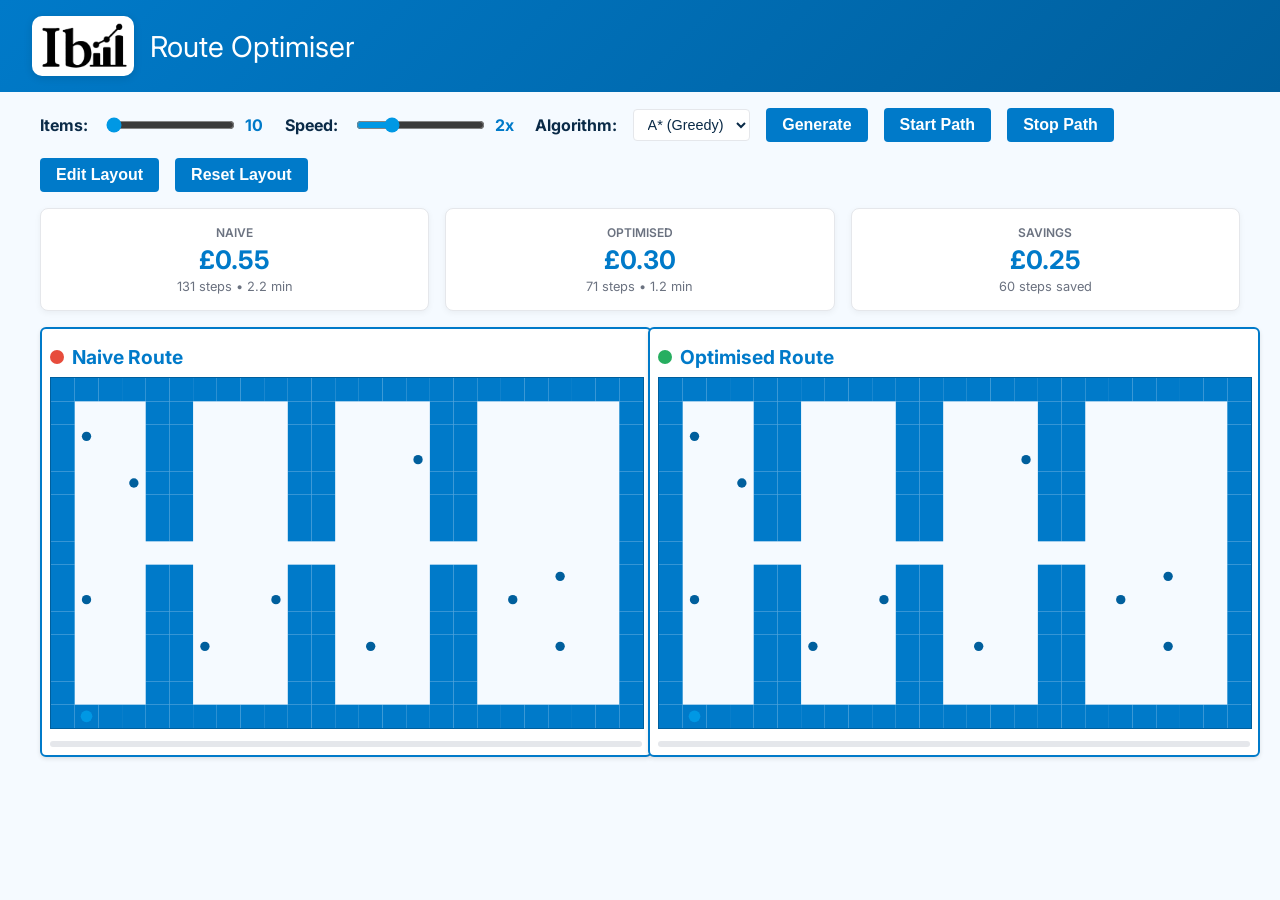
<file: documents/route_optimizer.html>
<!--
  Route Optimiser

  This standalone HTML file demonstrates a simple warehouse/storeroom route optimisation.
  A series of items are randomly scattered across a floorplan. The naive picking
  route visits them in the order they were generated, while the optimised
  route uses A* pathfinding and a travelling‐salesperson style dynamic
  programming solver to minimise travel distance. Both routes are animated
  side by side and the resulting time and labour cost savings are displayed.

  Colour palette and logo styling are drawn from the provided IbI analytics logo.
-->
<!DOCTYPE html>
<html lang="en">
<head>
  <meta charset="UTF-8" />
  <meta name="viewport" content="width=device-width, initial-scale=1.0" />
  <title>Route Optimiser</title>
  <!-- Include the Inter font used in the dashboard for a more professional look -->
  <link href="https://fonts.googleapis.com/css2?family=Inter:wght@300;400;500;600;700&display=swap" rel="stylesheet">
  <style>
    :root {
      /* Primary colours sampled from the provided logo */
      --primary-color: #007ac9;
      --secondary-color: #005f9d;
      --accent-color: #0098e4;
      --background-color: #f5faff;
      --text-color: #0a2a47;
      --card: #ffffff;
      --border: #e5e7eb;
      --radius: 8px;
      --shadow: 0 2px 6px rgba(0, 0, 0, 0.05);
      --muted: #6b7280;
    }

    body {
      margin: 0;
      /* Use the Inter font from the dashboard design for consistency */
      font-family: 'Inter', -apple-system, BlinkMacSystemFont, 'Segoe UI', sans-serif;
      background: var(--background-color);
      color: var(--text-color);
    }

    header {
      display: flex;
      align-items: center;
      justify-content: flex-start;
      padding: 1rem 2rem;
      background: linear-gradient(135deg, var(--primary-color), var(--secondary-color));
      color: #fff;
    }

    header img {
      height: 48px;
      margin-right: 1rem;
      background: #fff;
      padding: 6px;
      border-radius: 10px;
      box-shadow: 0 2px 8px rgba(0, 0, 0, 0.12);
    }

    header h1 {
      margin: 0;
      font-size: 1.8rem;
      font-weight: normal;
    }

    main {
      max-width: 1200px;
      margin: 1rem auto;
      padding: 0 1rem 2rem;
    }

    .controls {
      display: flex;
      align-items: center;
      flex-wrap: wrap;
      margin-bottom: 1rem;
      gap: 1rem;
    }

    .control-group {
      display: flex;
      align-items: center;
      gap: 0.5rem;
    }

    .range-value {
      font-weight: bold;
      color: var(--primary-color);
      min-width: 24px;
    }

    .action-btn {
      background-color: var(--primary-color);
      border: none;
      color: #fff;
      padding: 0.5rem 1rem;
      border-radius: 4px;
      cursor: pointer;
      font-size: 0.9rem;
      font-weight: 600;
      transition: background-color 0.2s;
    }

    .action-btn:hover {
      background-color: var(--secondary-color);
    }

    .controls label {
      font-weight: bold;
      margin-right: 0.5rem;
    }

    .controls input[type="range"] {
      accent-color: var(--accent-color);
    }

    .controls button {
      background-color: var(--primary-color);
      border: none;
      color: #fff;
      padding: 0.5rem 1rem;
      border-radius: 4px;
      cursor: pointer;
      font-size: 1rem;
    }

    .controls button:hover {
      background-color: var(--secondary-color);
    }

    /* Style the algorithm select to match the inputs */
    .controls select {
      padding: 0.4rem 0.6rem;
      border-radius: 4px;
      border: 1px solid var(--border);
      background: #fff;
      color: var(--text-color);
      font-size: 0.9rem;
    }

    /* Metric dashboard */
    .metrics-container {
      display: grid;
      grid-template-columns: repeat(auto-fit, minmax(200px, 1fr));
      gap: 1rem;
      margin-bottom: 1rem;
    }
    .metric-card {
      background: #fff;
      border: 1px solid var(--border, #e5e7eb);
      border-radius: var(--radius, 8px);
      box-shadow: var(--shadow, 0 2px 6px rgba(0, 0, 0, 0.1));
      padding: 1rem;
      text-align: center;
    }
    .metric-card .title {
      font-size: 0.75rem;
      font-weight: 600;
      color: var(--muted, #6b7280);
      text-transform: uppercase;
      margin-bottom: 0.25rem;
    }
    .metric-card .value {
      font-size: 1.6rem;
      font-weight: 700;
      color: var(--primary-color);
      margin-bottom: 0.25rem;
    }
    .metric-card .details {
      font-size: 0.8rem;
      color: var(--muted, #6b7280);
    }

    .boards-container {
      display: grid;
      grid-template-columns: repeat(auto-fit, minmax(350px, 1fr));
      gap: 1rem;
    }
    
    .board-wrapper {
      background: #fff;
      border: 2px solid var(--primary-color);
      border-radius: 6px;
      box-shadow: 0 2px 4px rgba(0, 0, 0, 0.1);
      padding: 0.5rem;
      display: flex;
      flex-direction: column;
      width: 100%;
      min-width: 0;
    }

    .board-wrapper h2 {
      margin: 0.5rem 0;
      font-size: 1.2rem;
      color: var(--primary-color);
      display: flex;
      align-items: center;
      gap: 0.5rem;
    }

    /* Small coloured dot used in headings to indicate route type */
    .legend-dot {
      display: inline-block;
      width: 14px;
      height: 14px;
      border-radius: 50%;
    }

    canvas.route-board {
      border: 1px solid var(--secondary-color);
      background: var(--background-color);
      display: block;
      margin-bottom: 0.5rem;
      width: 100%;
      height: 350px;
    }

    /* Progress bar container */
    .progress-bar {
      width: 100%;
      height: 6px;
      background: #e5e7eb;
      border-radius: 3px;
      overflow: hidden;
      margin-top: 0.25rem;
    }
    .progress-bar .progress {
      height: 100%;
      width: 0%;
      transition: width 0.2s ease;
    }

    .stats {
      font-size: 0.9rem;
      margin-top: auto;
      color: var(--text-color);
    }

    .stats span {
      display: block;
    }

    @media (max-width: 700px) {
      .boards-container {
        flex-direction: column;
      }
      .board-wrapper {
        flex: 1 1 100%;
      }
    }
  </style>
</head>
<body>
  <header>
    <!-- Embedded logo so this HTML file works standalone without external image files -->
    <img src="[data-uri]" alt="IbI Logo" style="height: 48px; margin-right: 1rem;" />
    <h1>Route Optimiser</h1>
  </header>
  <main>
    <!-- Removed explanatory paragraph to declutter the interface -->
    <div class="controls">
      <div class="control-group">
        <label for="itemCount">Items:</label>
        <input type="range" id="itemCount" min="10" max="50" step="1" value="10" />
        <span id="itemCountLabel" class="range-value">10</span>
      </div>
      <div class="control-group">
        <label for="speedSlider">Speed:</label>
        <input type="range" id="speedSlider" min="1" max="5" step="1" value="2" />
        <span id="speedLabel" class="range-value">2x</span>
      </div>
      <div class="control-group">
        <label for="algoSelect">Algorithm:</label>
        <select id="algoSelect">
          <option value="astar">A* (Greedy)</option>
          <option value="dijkstra">Dijkstra</option>
          <option value="bfs">BFS</option>
        </select>
      </div>
      <button id="generateBtn" class="action-btn">Generate</button>
      <!-- Start and stop buttons renamed for clarity -->
      <button id="startBtn" class="action-btn">Start Path</button>
      <button id="stopBtn" class="action-btn">Stop Path</button>
      <!-- Buttons for layout editing -->
      <button id="editBtn" class="action-btn">Edit Layout</button>
      <button id="resetLayoutBtn" class="action-btn">Reset Layout</button>
    </div>
    <!-- Metrics dashboard -->
    <div class="metrics-container" id="metricsContainer">
      <div class="metric-card" id="metricNaive">
        <div class="title">Naive</div>
        <div class="value" id="naiveCostValue">--</div>
        <div class="details" id="naiveDetails">--</div>
      </div>
      <div class="metric-card" id="metricOptimised">
        <div class="title">Optimised</div>
        <div class="value" id="optCostValue">--</div>
        <div class="details" id="optDetails">--</div>
      </div>
      <div class="metric-card" id="metricSavings">
        <div class="title">Savings</div>
        <div class="value" id="savingsValue">--</div>
        <div class="details" id="savingsDetails">--</div>
      </div>
    </div>
    <div class="boards-container">
      <div class="board-wrapper" id="naiveWrapper">
        <h2><span class="legend-dot" style="background:#e74c3c"></span>Naive Route</h2>
        <canvas id="naiveCanvas" class="route-board"></canvas>
        <div class="progress-bar"><div class="progress" id="naiveProgress" style="background:#e74c3c"></div></div>
      </div>
      <div class="board-wrapper" id="optimisedWrapper">
        <h2><span class="legend-dot" style="background:#27ae60"></span>Optimised Route</h2>
        <canvas id="optimisedCanvas" class="route-board"></canvas>
        <div class="progress-bar"><div class="progress" id="optProgress" style="background:#27ae60"></div></div>
      </div>
    </div>
    <!-- Savings summary removed; metrics displayed above -->
  </main>

  <script>
    // Grid layout definition: 0 = free, 1 = wall
    function createGrid() {
      const rows = 15;
      const cols = 25;
      // Initialise with zeros
      const grid = Array.from({ length: rows }, () => Array(cols).fill(0));
      // Boundary walls
      for (let r = 0; r < rows; r++) {
        grid[r][0] = 1;
        grid[r][cols - 1] = 1;
      }
      for (let c = 0; c < cols; c++) {
        grid[0][c] = 1;
        grid[rows - 1][c] = 1;
      }
      // Add interior shelves (vertical walls) to simulate aisles
      const shelves = [4, 5, 10, 11, 16, 17];
      for (const c of shelves) {
        for (let r = 1; r < rows - 1; r++) {
          // Leave a gap at row 7 for crossing aisles
          if (r === 7) continue;
          grid[r][c] = 1;
        }
      }
      return grid;
    }

    // A* pathfinding for grid with obstacles
    function astar(start, goal, grid) {
      const rows = grid.length;
      const cols = grid[0].length;
      // Directions: up, down, left, right
      const directions = [
        [1, 0],
        [-1, 0],
        [0, 1],
        [0, -1],
      ];
      const key = (r, c) => `${r},${c}`;
      const h = (r, c) => Math.abs(r - goal[0]) + Math.abs(c - goal[1]);
      const openSet = new MinPriorityQueue({ priority: x => x.f });
      const startNode = { r: start[0], c: start[1], g: 0, f: h(start[0], start[1]), parent: null };
      openSet.enqueue(startNode);
      const visited = new Map();
      visited.set(key(start[0], start[1]), 0);
      while (!openSet.isEmpty()) {
        const current = openSet.dequeue().element;
        if (current.r === goal[0] && current.c === goal[1]) {
          // reconstruct path
          const path = [];
          let node = current;
          while (node) {
            path.push([node.r, node.c]);
            node = node.parent;
          }
          path.reverse();
          return path;
        }
        for (const [dr, dc] of directions) {
          const nr = current.r + dr;
          const nc = current.c + dc;
          if (nr < 0 || nr >= rows || nc < 0 || nc >= cols) continue;
          if (grid[nr][nc] === 1) continue; // wall
          const newG = current.g + 1;
          const keyStr = key(nr, nc);
          if (!visited.has(keyStr) || newG < visited.get(keyStr)) {
            visited.set(keyStr, newG);
            const node = {
              r: nr,
              c: nc,
              g: newG,
              f: newG + h(nr, nc),
              parent: current,
            };
            openSet.enqueue(node);
          }
        }
      }
      return []; // no path
    }

    // Priority queue for A* (simple binary heap)
    class MinPriorityQueue {
      constructor({ priority }) {
        this.priority = priority;
        this.heap = [];
      }
      enqueue(item) {
        this.heap.push(item);
        this._siftUp(this.heap.length - 1);
      }
      dequeue() {
        if (this.heap.length === 1) return { element: this.heap.pop() };
        const top = this.heap[0];
        this.heap[0] = this.heap.pop();
        this._siftDown(0);
        return { element: top };
      }
      isEmpty() {
        return this.heap.length === 0;
      }
      _siftUp(idx) {
        let child = idx;
        while (child > 0) {
          const parent = Math.floor((child - 1) / 2);
          if (this.priority(this.heap[child]) >= this.priority(this.heap[parent])) break;
          [this.heap[child], this.heap[parent]] = [this.heap[parent], this.heap[child]];
          child = parent;
        }
      }
      _siftDown(idx) {
        let parent = idx;
        while (true) {
          const left = parent * 2 + 1;
          const right = left + 1;
          let smallest = parent;
          if (left < this.heap.length && this.priority(this.heap[left]) < this.priority(this.heap[smallest])) {
            smallest = left;
          }
          if (right < this.heap.length && this.priority(this.heap[right]) < this.priority(this.heap[smallest])) {
            smallest = right;
          }
          if (smallest === parent) break;
          [this.heap[parent], this.heap[smallest]] = [this.heap[smallest], this.heap[parent]];
          parent = smallest;
        }
      }
    }

    /**
     * Dijkstra's algorithm for grids with uniform costs. This is effectively
     * A* with a zero heuristic but implemented separately for clarity when
     * comparing algorithms. Returns the shortest path as an array of
     * [row, col] coordinates.
     */
    function dijkstraPath(start, goal, grid) {
      const rows = grid.length;
      const cols = grid[0].length;
      const directions = [
        [1, 0],
        [-1, 0],
        [0, 1],
        [0, -1],
      ];
      const dist = Array.from({ length: rows }, () => Array(cols).fill(Infinity));
      const parentMap = new Map();
      const pq = new MinPriorityQueue({ priority: node => node.cost });
      const startNode = { r: start[0], c: start[1], cost: 0 };
      dist[startNode.r][startNode.c] = 0;
      pq.enqueue(startNode);
      const key = (r, c) => `${r},${c}`;
      parentMap.set(key(startNode.r, startNode.c), null);
      while (!pq.isEmpty()) {
        const { element } = pq.dequeue();
        const { r, c, cost } = element;
        if (r === goal[0] && c === goal[1]) {
          // reconstruct path
          const path = [];
          let currKey = key(r, c);
          while (currKey !== null) {
            const [cr, cc] = currKey.split(',').map(Number);
            path.push([cr, cc]);
            currKey = parentMap.get(currKey);
          }
          path.reverse();
          return path;
        }
        if (cost > dist[r][c]) continue;
        for (const [dr, dc] of directions) {
          const nr = r + dr;
          const nc = c + dc;
          if (nr < 0 || nr >= rows || nc < 0 || nc >= cols) continue;
          if (grid[nr][nc] === 1) continue;
          const newCost = cost + 1;
          if (newCost < dist[nr][nc]) {
            dist[nr][nc] = newCost;
            parentMap.set(key(nr, nc), key(r, c));
            pq.enqueue({ r: nr, c: nc, cost: newCost });
          }
        }
      }
      return [];
    }

    /**
     * Breadth-first search for grids with uniform costs. BFS produces the
     * shortest path in terms of number of steps when all moves have equal
     * cost. It is used here to allow the user to compare against other
     * algorithms.
     */
    function bfsPath(start, goal, grid) {
      const rows = grid.length;
      const cols = grid[0].length;
      const directions = [
        [1, 0],
        [-1, 0],
        [0, 1],
        [0, -1],
      ];
      const queue = [];
      const visited = Array.from({ length: rows }, () => Array(cols).fill(false));
      const parentMap = new Map();
      const key = (r, c) => `${r},${c}`;
      queue.push(start);
      visited[start[0]][start[1]] = true;
      parentMap.set(key(start[0], start[1]), null);
      let head = 0;
      while (head < queue.length) {
        const [r, c] = queue[head++];
        if (r === goal[0] && c === goal[1]) {
          // reconstruct path
          const path = [];
          let currKey = key(r, c);
          while (currKey !== null) {
            const [cr, cc] = currKey.split(',').map(Number);
            path.push([cr, cc]);
            currKey = parentMap.get(currKey);
          }
          path.reverse();
          return path;
        }
        for (const [dr, dc] of directions) {
          const nr = r + dr;
          const nc = c + dc;
          if (nr < 0 || nr >= rows || nc < 0 || nc >= cols) continue;
          if (grid[nr][nc] === 1) continue;
          if (!visited[nr][nc]) {
            visited[nr][nc] = true;
            parentMap.set(key(nr, nc), key(r, c));
            queue.push([nr, nc]);
          }
        }
      }
      return [];
    }

    /**
     * Wrapper to select the shortest path algorithm based on the user's choice.
     * @param {number[]} start starting cell [row, col]
     * @param {number[]} goal goal cell [row, col]
     * @param {Array<Array<number>>} grid warehouse grid with walls
     * @param {string} algorithm algorithm identifier: 'astar', 'dijkstra', 'bfs'
     */
    function shortestPath(start, goal, grid, algorithm) {
      switch (algorithm) {
        case 'dijkstra':
          return dijkstraPath(start, goal, grid);
        case 'bfs':
          return bfsPath(start, goal, grid);
        case 'astar':
        default:
          return astar(start, goal, grid);
      }
    }

    // Compute pairwise distances (shortest path lengths) between start and each item, and between items
    function computeDistances(start, items, grid) {
      const n = items.length;
      const distStart = new Array(n);
      const pathStart = new Array(n);
      for (let i = 0; i < n; i++) {
        const path = astar(start, items[i], grid);
        pathStart[i] = path;
        distStart[i] = path.length - 1;
      }
      const dist = Array.from({ length: n }, () => new Array(n));
      const paths = Array.from({ length: n }, () => new Array(n));
      for (let i = 0; i < n; i++) {
        for (let j = 0; j < n; j++) {
          if (i === j) {
            dist[i][j] = 0;
            paths[i][j] = [];
          } else {
            const path = astar(items[i], items[j], grid);
            paths[i][j] = path;
            dist[i][j] = path.length - 1;
          }
        }
      }
      return { distStart, pathStart, dist, paths };
    }

    // Solve TSP via dynamic programming to determine order of visiting items
    function tspOrder(distStart, dist) {
      const n = distStart.length;
      const fullMask = 1 << n;
      const dp = Array.from({ length: fullMask }, () => Array(n).fill(Infinity));
      const parent = Array.from({ length: fullMask }, () => Array(n).fill(-1));
      // initial states: start -> item i
      for (let i = 0; i < n; i++) {
        const mask = 1 << i;
        dp[mask][i] = distStart[i];
      }
      // iterate over all masks
      for (let mask = 1; mask < fullMask; mask++) {
        for (let j = 0; j < n; j++) {
          if (!(mask & (1 << j))) continue;
          const prevMask = mask ^ (1 << j);
          if (prevMask === 0) continue;
          for (let k = 0; k < n; k++) {
            if (!(prevMask & (1 << k))) continue;
            const candidate = dp[prevMask][k] + dist[k][j];
            if (candidate < dp[mask][j]) {
              dp[mask][j] = candidate;
              parent[mask][j] = k;
            }
          }
        }
      }
      // find minimum cost ending at any j
      let bestCost = Infinity;
      let last = -1;
      const finalMask = fullMask - 1;
      for (let j = 0; j < n; j++) {
        const cost = dp[finalMask][j];
        if (cost < bestCost) {
          bestCost = cost;
          last = j;
        }
      }
      // reconstruct order
      const order = [];
      let mask = finalMask;
      let current = last;
      while (current !== -1) {
        order.push(current);
        const prev = parent[mask][current];
        mask ^= 1 << current;
        current = prev;
      }
      order.reverse();
      return { order, bestCost };
    }

    // Convert grid coordinates to canvas coordinates
    function toCanvasCoords(cell, canvas, grid) {
      const [r, c] = cell;
      const rows = grid.length;
      const cols = grid[0].length;
      const cellWidth = canvas.width / cols;
      const cellHeight = canvas.height / rows;
      return [c * cellWidth + cellWidth / 2, r * cellHeight + cellHeight / 2];
    }

    // Draw grid and items on a canvas.
    function drawGridAndItems(ctx, grid, items, start) {
      const rows = grid.length;
      const cols = grid[0].length;
      const cw = ctx.canvas.width / cols;
      const ch = ctx.canvas.height / rows;
      ctx.clearRect(0, 0, ctx.canvas.width, ctx.canvas.height);
      // draw background
      ctx.fillStyle = getComputedStyle(document.documentElement).getPropertyValue('--background-color');
      ctx.fillRect(0, 0, ctx.canvas.width, ctx.canvas.height);
      // draw walls
      ctx.fillStyle = getComputedStyle(document.documentElement).getPropertyValue('--primary-color');
      for (let r = 0; r < rows; r++) {
        for (let c = 0; c < cols; c++) {
          if (grid[r][c] === 1) {
            ctx.fillRect(c * cw, r * ch, cw, ch);
          }
        }
      }
      // draw start (door)
      if (start) {
        const [dx, dy] = toCanvasCoords(start, ctx.canvas, grid);
        const radius = Math.min(cw, ch) * 0.25;
        ctx.fillStyle = getComputedStyle(document.documentElement).getPropertyValue('--accent-color');
        ctx.beginPath();
        ctx.arc(dx, dy, radius, 0, Math.PI * 2);
        ctx.fill();
      }
      // draw items
      items.forEach(item => {
        const [x, y] = toCanvasCoords(item, ctx.canvas, grid);
        const radius = Math.min(cw, ch) * 0.2;
        ctx.fillStyle = getComputedStyle(document.documentElement).getPropertyValue('--secondary-color');
        ctx.beginPath();
        ctx.arc(x, y, radius, 0, Math.PI * 2);
        ctx.fill();
      });
    }

    // Draw path gradually on canvas. Accepts a delay parameter to slow animation.
    function animatePath(ctx, grid, items, start, path, delayMs = 100) {
      const totalSteps = path.length - 1;
      if (totalSteps <= 0) {
        return { seconds: 0, cost: 0 };
      }
      let index = 0;
      const rows = grid.length;
      const cols = grid[0].length;
      const cw = ctx.canvas.width / cols;
      const ch = ctx.canvas.height / rows;
      const primary = getComputedStyle(document.documentElement).getPropertyValue('--primary-color');
      const accent = getComputedStyle(document.documentElement).getPropertyValue('--accent-color');
      function drawStep() {
        drawGridAndItems(ctx, grid, items, start);
        ctx.strokeStyle = primary.trim();
        ctx.lineWidth = 3;
        ctx.beginPath();
        let [cx, cy] = toCanvasCoords(path[0], ctx.canvas, grid);
        ctx.moveTo(cx, cy);
        for (let i = 1; i <= index; i++) {
          const [nx, ny] = toCanvasCoords(path[i], ctx.canvas, grid);
          ctx.lineTo(nx, ny);
        }
        ctx.stroke();
        // moving dot
        const [mx, my] = toCanvasCoords(path[index], ctx.canvas, grid);
        const radius = Math.min(cw, ch) * 0.25;
        ctx.fillStyle = accent.trim();
        ctx.beginPath();
        ctx.arc(mx, my, radius, 0, Math.PI * 2);
        ctx.fill();
        if (index < totalSteps) {
          index++;
          setTimeout(drawStep, delayMs);
        }
      }
      drawStep();
      // compute stats (time and cost)
      const seconds = totalSteps;
      const cost = ((seconds / 3600) * 15).toFixed(2);
      return { seconds, cost: parseFloat(cost) };
    }

    // Generate random item positions on free cells
    function generateItems(grid, count, start) {
      const freeCells = [];
      for (let r = 0; r < grid.length; r++) {
        for (let c = 0; c < grid[0].length; c++) {
          if (grid[r][c] === 0 && !(r === start[0] && c === start[1])) {
            freeCells.push([r, c]);
          }
        }
      }
      const items = [];
      while (items.length < count && freeCells.length > 0) {
        const idx = Math.floor(Math.random() * freeCells.length);
        items.push(freeCells.splice(idx, 1)[0]);
      }
      return items;
    }

    // Main execution
    (function () {
      // Use a mutable grid so the layout can be edited and reset
      let grid = createGrid();
      const start = [14, 1]; // door position near bottom left
      const itemCountSlider = document.getElementById('itemCount');
      const itemCountLabel = document.getElementById('itemCountLabel');
      const speedSlider = document.getElementById('speedSlider');
      const speedLabel = document.getElementById('speedLabel');
      const algoSelect = document.getElementById('algoSelect');
      const generateBtn = document.getElementById('generateBtn');
      const startBtn = document.getElementById('startBtn');
      const stopBtn = document.getElementById('stopBtn');
      const editBtn = document.getElementById('editBtn');
      const resetLayoutBtn = document.getElementById('resetLayoutBtn');
      const naiveCanvas = document.getElementById('naiveCanvas');
      const optimisedCanvas = document.getElementById('optimisedCanvas');
      // Ensure canvas dimensions match CSS size
      function resizeCanvases() {
        naiveCanvas.width = naiveCanvas.clientWidth;
        naiveCanvas.height = naiveCanvas.clientHeight;
        optimisedCanvas.width = optimisedCanvas.clientWidth;
        optimisedCanvas.height = optimisedCanvas.clientHeight;
      }
      resizeCanvases();
      const naiveCtx = naiveCanvas.getContext('2d');
      const optimisedCtx = optimisedCanvas.getContext('2d');
      // Stats containers removed; metrics displayed in dashboard

      // Additional canvases for pre‑rendering static backgrounds
      const naiveBgCanvas = document.createElement('canvas');
      const optBgCanvas = document.createElement('canvas');
      const naiveBgCtx = naiveBgCanvas.getContext('2d');
      const optBgCtx = optBgCanvas.getContext('2d');

      // Global state for items and paths
      let items = [];
      let naivePath = [];
      let optPath = [];
      let naiveIndex = 0;
      let optIndex = 0;
      let naiveIntervalId = null;
      let optIntervalId = null;
      let speed = parseInt(document.getElementById('speedSlider').value, 10);

      // State for editing and algorithm selection
      let editing = false;
      let algorithm = algoSelect.value;

      // Colour palette for path animation
      const badColor = '#e74c3c';
      const goodColor = '#27ae60';

      // Update item count label
      itemCountSlider.addEventListener('input', () => {
        itemCountLabel.textContent = itemCountSlider.value;
      });

      // Update speed when slider changes
      speedSlider.addEventListener('input', () => {
        updateSpeed();
      });

      // Update algorithm selection
      algoSelect.addEventListener('change', () => {
        algorithm = algoSelect.value;
        // Regenerate simulation with new algorithm
        generateSimulation();
      });

      // Toggle editing mode for layout editing. When active, clicking on the
      // naive canvas toggles a cell between free and wall. The button text
      // reflects the current mode.
      editBtn.addEventListener('click', () => {
        editing = !editing;
        editBtn.textContent = editing ? 'Stop Editing' : 'Edit Layout';
        // When exiting editing mode, regenerate paths to reflect any layout changes
        if (!editing) {
          generateSimulation();
        }
      });

      // Reset the layout to the default configuration and regenerate
      resetLayoutBtn.addEventListener('click', () => {
        grid = createGrid();
        generateSimulation();
      });

      // Handle click events on the naive canvas for layout editing
      naiveCanvas.addEventListener('click', (event) => {
        if (!editing) return;
        // Determine which cell was clicked
        const rect = naiveCanvas.getBoundingClientRect();
        const x = event.clientX - rect.left;
        const y = event.clientY - rect.top;
        const rows = grid.length;
        const cols = grid[0].length;
        const cw = naiveCanvas.width / cols;
        const ch = naiveCanvas.height / rows;
        const col = Math.floor(x / cw);
        const row = Math.floor(y / ch);
        // Do not allow editing of boundary walls (row 0 or rows-1, col 0 or cols-1) or the door location
        if (row <= 0 || row >= rows - 1 || col <= 0 || col >= cols - 1) return;
        if (row === start[0] && col === start[1]) return;
        // Toggle cell between free (0) and wall (1)
        grid[row][col] = grid[row][col] === 1 ? 0 : 1;
        // Redraw background immediately for feedback but do not recompute paths until editing stops
        drawGridAndItems(naiveBgCtx, grid, items, start);
        naiveCtx.drawImage(naiveBgCanvas, 0, 0);
        drawGridAndItems(optBgCtx, grid, items, start);
        optimisedCtx.drawImage(optBgCanvas, 0, 0);
      });

      /**
       * Precompute paths and metrics for a new set of item positions. This clears any
       * active animations, resets indices and draws static boards. It does not
       * automatically start the animations.
       */
      function generateSimulation() {
        // Pause any running animations
        pauseAnimation();
        // Generate items and compute paths
        const count = parseInt(itemCountSlider.value, 10);
        items = generateItems(grid, count, start);
        // Build naive path: visit items in generated order
        naivePath = [];
        let current = start;
        items.forEach(item => {
          const segment = shortestPath(current, item, grid, algorithm);
          if (segment.length > 0) {
            if (naivePath.length > 0) segment.shift();
            naivePath = naivePath.concat(segment);
            current = item;
          }
        });
        // Build optimised path via greedy nearest neighbour
        optPath = [];
        let remaining = items.slice();
        current = start;
        while (remaining.length > 0) {
          let bestIndex = 0;
          let bestDist = Infinity;
          for (let i = 0; i < remaining.length; i++) {
            const pathCandidate = shortestPath(current, remaining[i], grid, algorithm);
            const distCandidate = pathCandidate.length;
            if (distCandidate < bestDist) {
              bestDist = distCandidate;
              bestIndex = i;
            }
          }
          const chosen = remaining.splice(bestIndex, 1)[0];
          const segment = shortestPath(current, chosen, grid, algorithm);
          if (segment.length > 0) {
            if (optPath.length > 0) segment.shift();
            optPath = optPath.concat(segment);
            current = chosen;
          }
        }
        // Reset indices for new run
        naiveIndex = 0;
        optIndex = 0;
        // Resize canvases just in case the layout changed
        resizeCanvases();
        // Pre-render backgrounds for each board
        naiveBgCanvas.width = naiveCanvas.width;
        naiveBgCanvas.height = naiveCanvas.height;
        optBgCanvas.width = optimisedCanvas.width;
        optBgCanvas.height = optimisedCanvas.height;
        drawGridAndItems(naiveBgCtx, grid, items, start);
        drawGridAndItems(optBgCtx, grid, items, start);
        // Draw backgrounds onto visible canvases
        naiveCtx.drawImage(naiveBgCanvas, 0, 0);
        optimisedCtx.drawImage(optBgCanvas, 0, 0);
        // Compute metrics using path lengths (number of steps = length-1)
        const naiveSteps = Math.max(0, naivePath.length - 1);
        const optSteps = Math.max(0, optPath.length - 1);
        const naiveTimeMin = (naiveSteps / 60).toFixed(1);
        const optTimeMin = (optSteps / 60).toFixed(1);
        const naiveCost = ((naiveSteps / 3600) * 15).toFixed(2);
        const optCost = ((optSteps / 3600) * 15).toFixed(2);
        const diffSteps = naiveSteps - optSteps;
        const diffCost = (naiveCost - optCost).toFixed(2);
        // Update metric cards
        document.getElementById('naiveCostValue').textContent = `£${naiveCost}`;
        document.getElementById('naiveDetails').textContent = `${naiveSteps} steps • ${naiveTimeMin} min`;
        document.getElementById('optCostValue').textContent = `£${optCost}`;
        document.getElementById('optDetails').textContent = `${optSteps} steps • ${optTimeMin} min`;
        document.getElementById('savingsValue').textContent = `£${diffCost}`;
        document.getElementById('savingsDetails').textContent = `${diffSteps} steps saved`;

        // Reset progress bars for new simulation
        const naiveProgressBar = document.getElementById('naiveProgress');
        const optProgressBar = document.getElementById('optProgress');
        if (naiveProgressBar) naiveProgressBar.style.width = '0%';
        if (optProgressBar) optProgressBar.style.width = '0%';
      }

      /**
       * Draw the next segment of the naive path. Uses the pre-rendered
       * background and draws only the portion of the route traversed so far.
       */
      function stepNaive() {
        if (naiveIndex >= naivePath.length) {
          clearInterval(naiveIntervalId);
          naiveIntervalId = null;
          return;
        }
        // Copy static background
        naiveCtx.drawImage(naiveBgCanvas, 0, 0);
        // Draw path
        naiveCtx.strokeStyle = badColor;
        naiveCtx.lineWidth = 3;
        naiveCtx.beginPath();
        let [cx, cy] = toCanvasCoords(naivePath[0], naiveCanvas, grid);
        naiveCtx.moveTo(cx, cy);
        for (let i = 1; i <= naiveIndex; i++) {
          const [nx, ny] = toCanvasCoords(naivePath[i], naiveCanvas, grid);
          naiveCtx.lineTo(nx, ny);
        }
        naiveCtx.stroke();
        // Draw moving dot
        const [mx, my] = toCanvasCoords(naivePath[naiveIndex], naiveCanvas, grid);
        const rows = grid.length;
        const cols = grid[0].length;
        const cw = naiveCanvas.width / cols;
        const ch = naiveCanvas.height / rows;
        const radius = Math.min(cw, ch) * 0.25;
        naiveCtx.fillStyle = badColor;
        naiveCtx.beginPath();
        naiveCtx.arc(mx, my, radius, 0, Math.PI * 2);
        naiveCtx.fill();

        // Update progress bar width
        const progressEl = document.getElementById('naiveProgress');
        if (progressEl && naivePath.length > 1) {
          const percent = (naiveIndex / (naivePath.length - 1)) * 100;
          progressEl.style.width = `${percent}%`;
        }
        // Update real‑time metrics for naive route
        const partialSteps = naiveIndex;
        const partialTimeMin = (partialSteps / 60).toFixed(1);
        const partialCost = ((partialSteps / 3600) * 15).toFixed(2);
        document.getElementById('naiveCostValue').textContent = `£${partialCost}`;
        document.getElementById('naiveDetails').textContent = `${partialSteps} steps • ${partialTimeMin} min`;
        // Also update savings metrics based on the difference from optimised partial cost (computed in stepOpt)
        naiveIndex++;
      }

      /**
       * Draw the next segment of the optimised path.
       */
      function stepOpt() {
        if (optIndex >= optPath.length) {
          clearInterval(optIntervalId);
          optIntervalId = null;
          return;
        }
        // Copy static background
        optimisedCtx.drawImage(optBgCanvas, 0, 0);
        // Draw path
        optimisedCtx.strokeStyle = goodColor;
        optimisedCtx.lineWidth = 3;
        optimisedCtx.beginPath();
        let [cx, cy] = toCanvasCoords(optPath[0], optimisedCanvas, grid);
        optimisedCtx.moveTo(cx, cy);
        for (let i = 1; i <= optIndex; i++) {
          const [nx, ny] = toCanvasCoords(optPath[i], optimisedCanvas, grid);
          optimisedCtx.lineTo(nx, ny);
        }
        optimisedCtx.stroke();
        // Draw moving dot
        const [mx, my] = toCanvasCoords(optPath[optIndex], optimisedCanvas, grid);
        const rows = grid.length;
        const cols = grid[0].length;
        const cw = optimisedCanvas.width / cols;
        const ch = optimisedCanvas.height / rows;
        const radius = Math.min(cw, ch) * 0.25;
        optimisedCtx.fillStyle = goodColor;
        optimisedCtx.beginPath();
        optimisedCtx.arc(mx, my, radius, 0, Math.PI * 2);
        optimisedCtx.fill();

        // Update progress bar width
        const progressEl = document.getElementById('optProgress');
        if (progressEl && optPath.length > 1) {
          const percent = (optIndex / (optPath.length - 1)) * 100;
          progressEl.style.width = `${percent}%`;
        }
        // Update real‑time metrics for optimised route and savings
        const optPartialSteps = optIndex;
        const optPartialTimeMin = (optPartialSteps / 60).toFixed(1);
        const optPartialCost = ((optPartialSteps / 3600) * 15).toFixed(2);
        document.getElementById('optCostValue').textContent = `£${optPartialCost}`;
        document.getElementById('optDetails').textContent = `${optPartialSteps} steps • ${optPartialTimeMin} min`;
        // Update savings by comparing naive and optimised partials
        const naiveCostTxt = document.getElementById('naiveCostValue').textContent.replace('£', '');
        const naiveCostNum = parseFloat(naiveCostTxt) || 0;
        const savings = (naiveCostNum - parseFloat(optPartialCost)).toFixed(2);
        const naiveStepsTxt = document.getElementById('naiveDetails').textContent.split(' ')[0];
        const naiveStepsNum = parseInt(naiveStepsTxt, 10) || 0;
        const stepSavings = naiveStepsNum - optPartialSteps;
        document.getElementById('savingsValue').textContent = `£${savings}`;
        document.getElementById('savingsDetails').textContent = `${stepSavings} steps saved`;
        optIndex++;
      }

      /**
       * Start the animation for both routes. Uses the global speed variable to
       * determine interval delay. Does nothing if already running or there
       * are no paths to animate.
       */
      function startAnimation() {
        // Ensure there is something to animate
        if (!naivePath || naivePath.length === 0 || !optPath || optPath.length === 0) return;
        // If either interval is active, do nothing
        if (naiveIntervalId || optIntervalId) return;
        // Base delay of 500ms divided by speed (slower animation for clarity)
        const delay = 500 / speed;
        naiveIntervalId = setInterval(stepNaive, delay);
        optIntervalId = setInterval(stepOpt, delay);
      }

      /**
       * Pause (or stop) the animation for both routes.
       */
      function pauseAnimation() {
        if (naiveIntervalId) {
          clearInterval(naiveIntervalId);
          naiveIntervalId = null;
        }
        if (optIntervalId) {
          clearInterval(optIntervalId);
          optIntervalId = null;
        }
      }

      /**
       * Update the speed multiplier and, if animations are running, restart them
       * at the new speed while preserving progress.
       */
      function updateSpeed() {
        speed = parseInt(speedSlider.value, 10);
        speedLabel.textContent = `${speed}x`;
        // If currently animating, restart with new delay
        const running = naiveIntervalId || optIntervalId;
        if (running) {
          // store current indices
          pauseAnimation();
          // restart intervals
          startAnimation();
        }
      }

      // Hook up UI buttons to behaviours
      generateBtn.addEventListener('click', generateSimulation);
      startBtn.addEventListener('click', () => {
        startAnimation();
      });
      stopBtn.addEventListener('click', () => {
        pauseAnimation();
      });

      // Generate the initial simulation on load but do not start animation automatically
      generateSimulation();

      // Initialise speed label based on current slider value
      updateSpeed();
    })();
  </script>
</body>
</html>
</file>
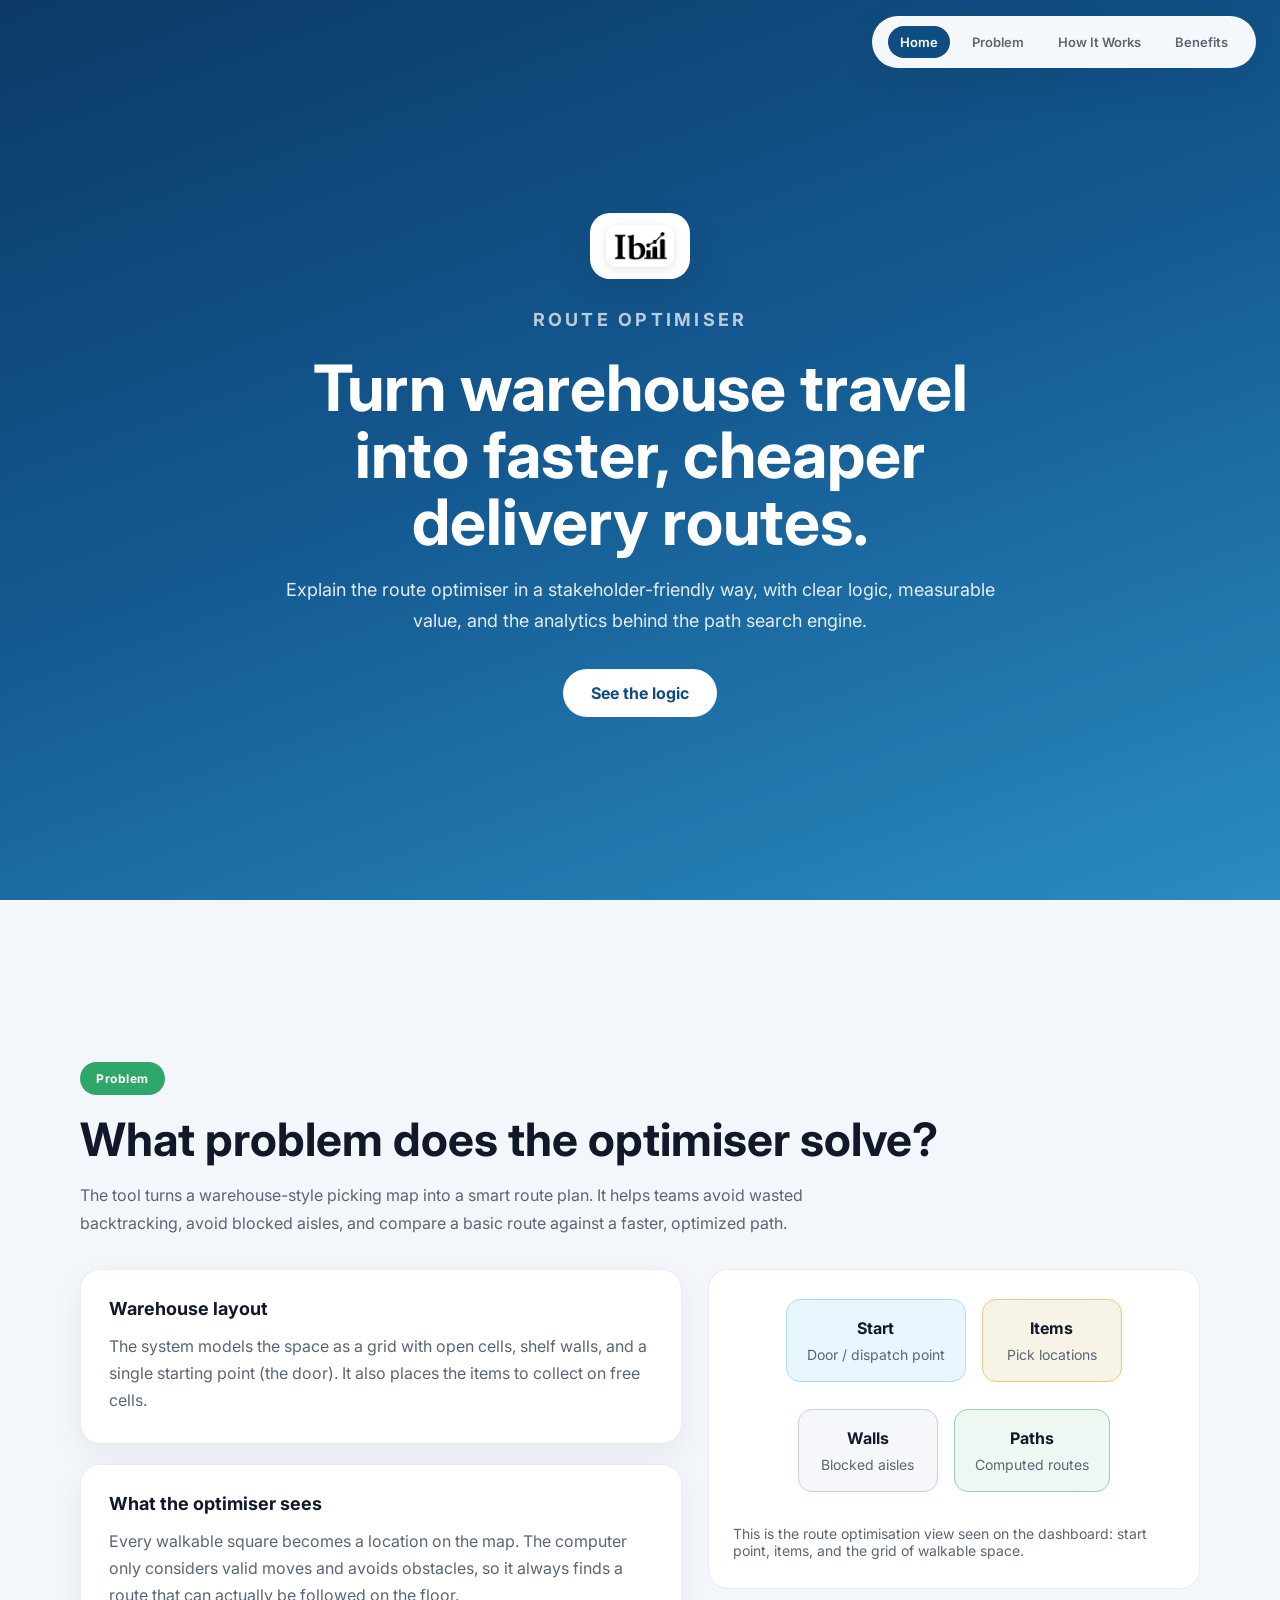
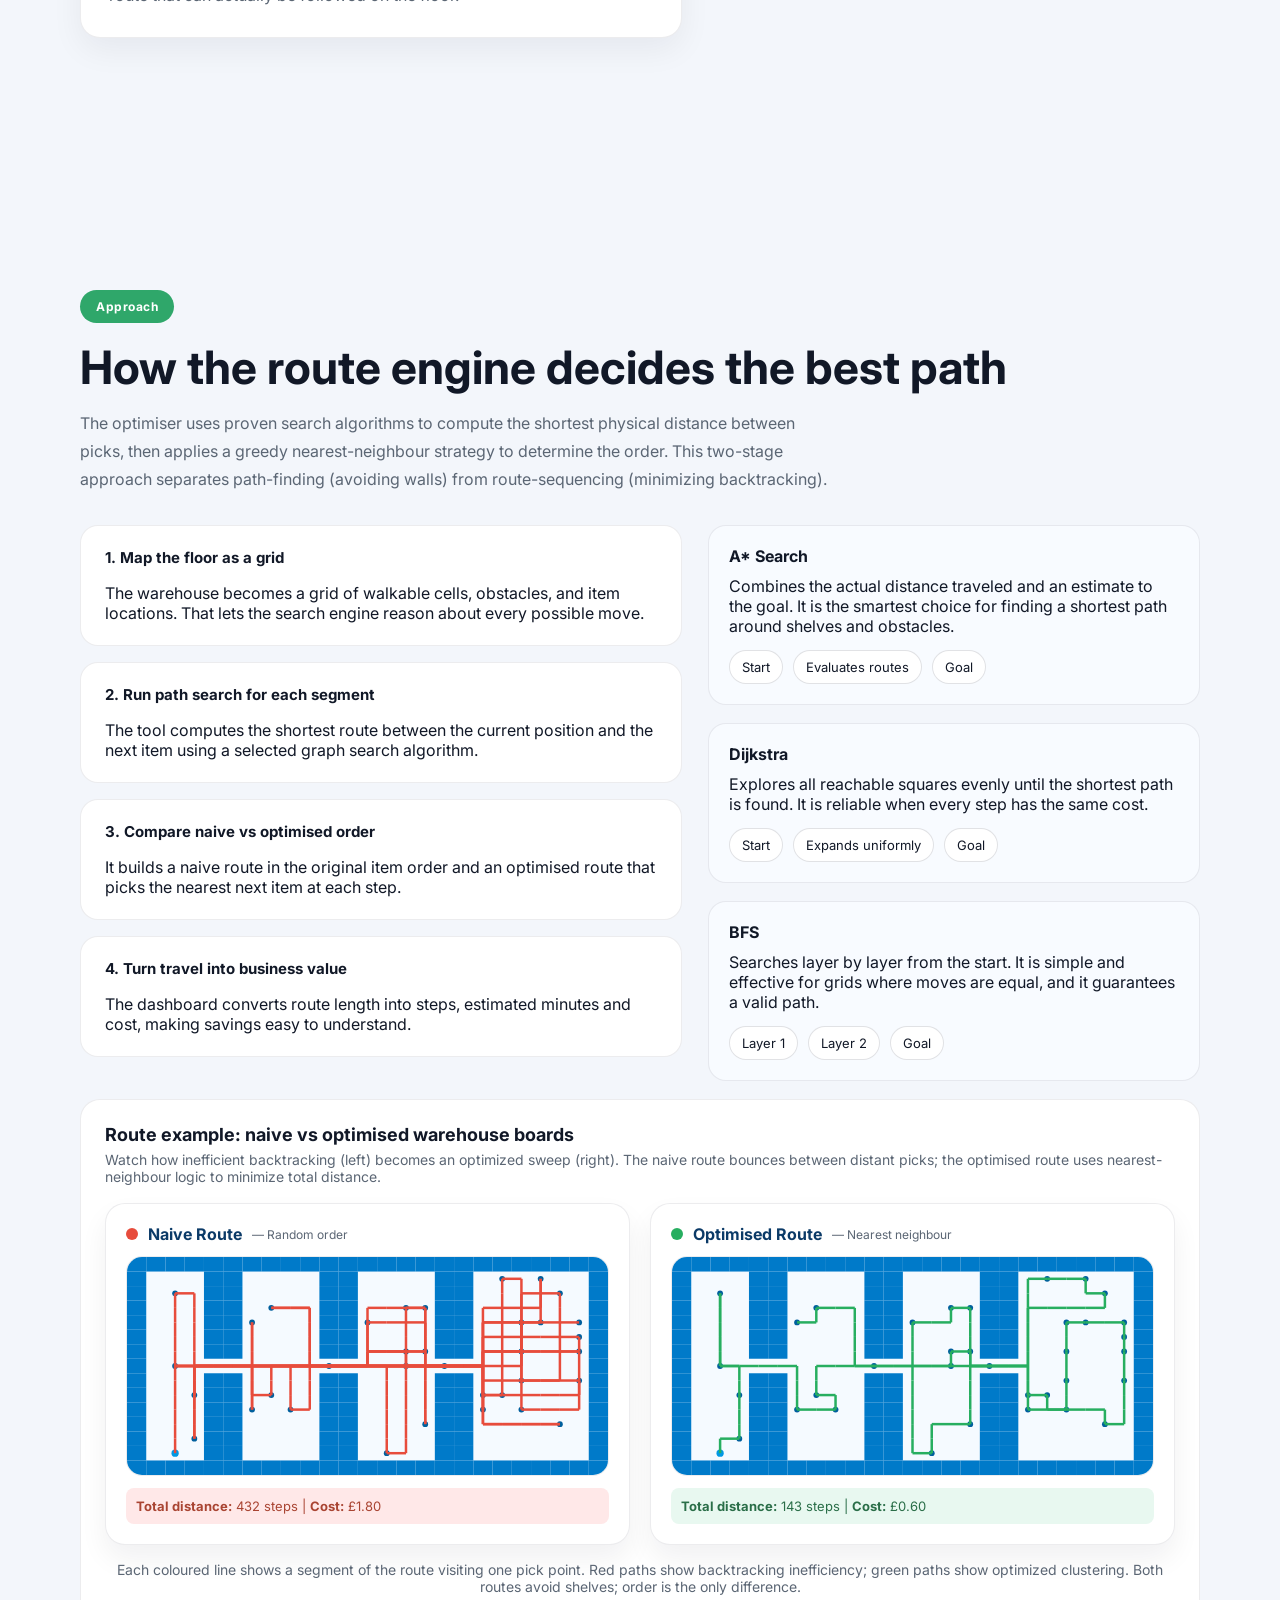
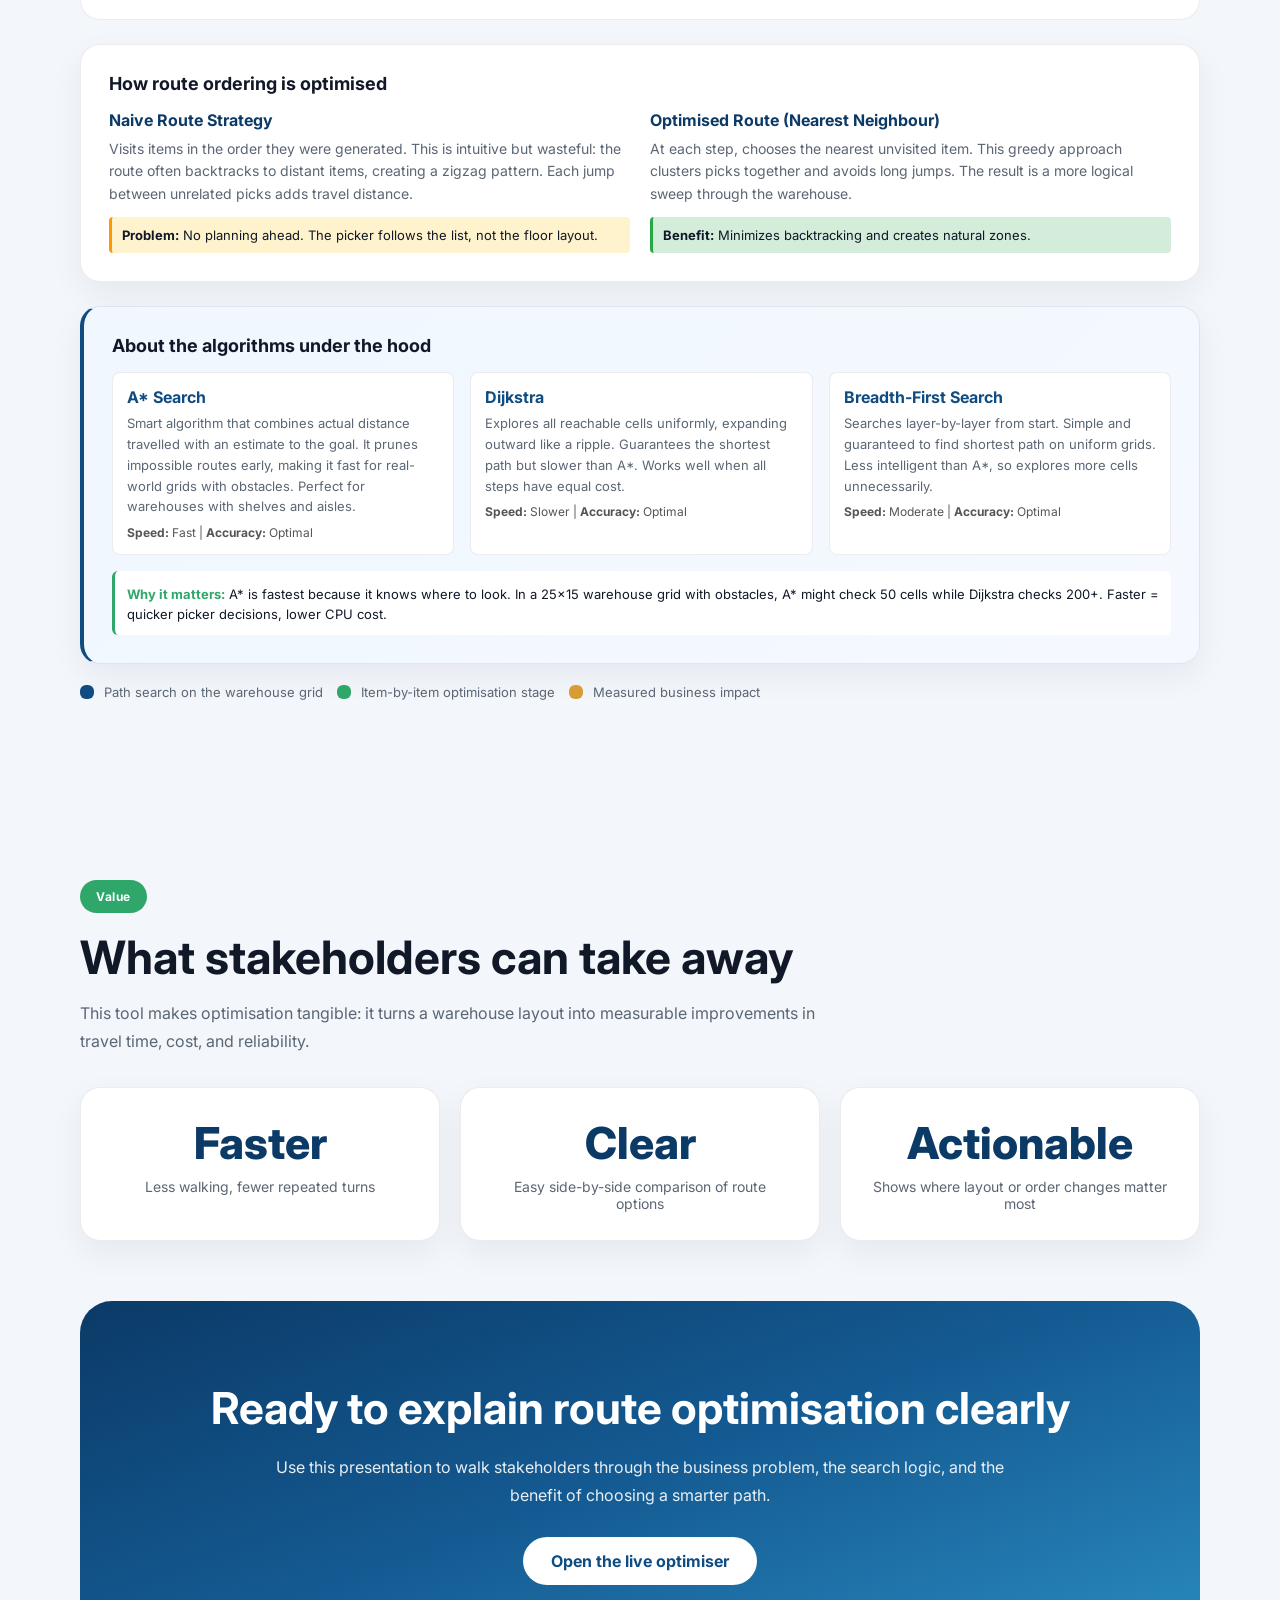
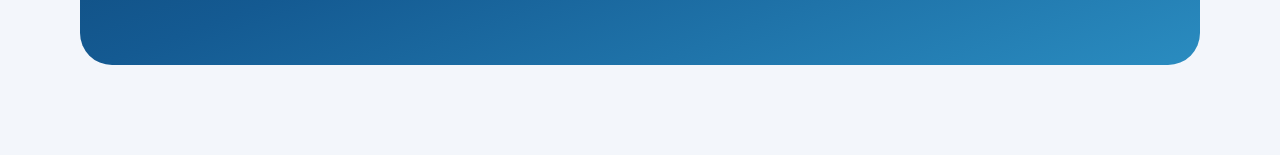
<file: documents/route_optimizer_presentation.html>
<!DOCTYPE html>
<html lang="en">
<head>
<meta charset="UTF-8">
<meta name="viewport" content="width=device-width, initial-scale=1.0">
<title>Route Optimiser — How It Works</title>
<link href="https://fonts.googleapis.com/css2?family=Inter:wght@300;400;500;600;700;800&display=swap" rel="stylesheet">
<style>
:root {
  --blue: #0f4c81;
  --blue-dark: #0b3a67;
  --lime: #2fa76a;
  --gold: #d99c34;
  --card: #ffffff;
  --bg: #f3f6fb;
  --text: #111827;
  --muted: #5b6674;
  --border: rgba(15, 23, 42, 0.08);
  --primary-color: #007ac9;
  --secondary-color: #005f9d;
  --accent-color: #0098e4;
  --background-color: #f5faff;
}
* { margin: 0; padding: 0; box-sizing: border-box; }
html { scroll-behavior: smooth; }
body { font-family: 'Inter', sans-serif; background: var(--bg); color: var(--text); }
.progress-bar { position: fixed; top: 0; left: 0; height: 4px; width: 0; background: linear-gradient(90deg, var(--blue), var(--lime)); z-index: 1000; transition: width 0.2s ease; }
nav { position: fixed; top: 16px; right: 24px; display: flex; gap: 10px; background: rgba(255,255,255,0.96); padding: 10px 16px; border-radius: 999px; box-shadow: 0 16px 40px rgba(15,23,42,0.08); z-index: 1000; }
nav a { color: var(--muted); text-decoration: none; font-size: 13px; font-weight: 600; padding: 8px 12px; border-radius: 999px; transition: background 0.2s, color 0.2s; }
nav a:hover, nav a.active { background: var(--blue); color: #fff; }
section { padding: 90px 40px; min-height: 100vh; display: flex; align-items: center; }
.section-inner { max-width: 1120px; width: 100%; margin: 0 auto; }
.hero { background: linear-gradient(160deg, #0b3a67 0%, #145a92 48%, #2a8cc0 100%); color: #fff; text-align: center; padding-top: 120px; }
.hero h1 { font-size: clamp(34px, 5vw, 64px); line-height: 1.05; margin-bottom: 20px; }
.hero p { max-width: 720px; margin: 0 auto 32px; font-size: 18px; color: rgba(255,255,255,0.88); line-height: 1.7; }
.brand-logo { display: inline-flex; align-items: center; justify-content: center; margin: 0 auto 26px; padding: 12px 16px; border-radius: 20px; background: #fff; box-shadow: 0 16px 40px rgba(15,23,42,0.12); }
.brand-logo img { height: 42px; display: block; background: #fff; padding: 6px; border-radius: 10px; box-shadow: 0 2px 8px rgba(0, 0, 0, 0.12); }
.cta-btn { display: inline-flex; align-items: center; justify-content: center; background: #fff; color: var(--blue); padding: 14px 28px; border-radius: 999px; font-weight: 700; text-decoration: none; transition: transform 0.2s ease, box-shadow 0.2s ease; }
.cta-btn:hover { transform: translateY(-2px); box-shadow: 0 16px 32px rgba(15,23,42,0.16); }
.section-header { margin-bottom: 32px; }
.section-header .step-badge { display: inline-flex; align-items: center; gap: 8px; background: var(--lime); color: #fff; padding: 9px 16px; border-radius: 999px; font-size: 12px; font-weight: 700; letter-spacing: 0.5px; margin-bottom: 16px; }
.section-header h2 { font-size: clamp(30px, 4vw, 46px); margin-bottom: 14px; }
.section-header p { color: var(--muted); max-width: 760px; line-height: 1.75; }
.grid-2 { display: grid; grid-template-columns: 1.1fr 0.9fr; gap: 26px; align-items: start; }
.grid-3 { display: grid; grid-template-columns: repeat(3, minmax(0,1fr)); gap: 20px; }
.card { background: var(--card); border-radius: 20px; padding: 28px; box-shadow: 0 12px 32px rgba(15,23,42,0.06); border: 1px solid var(--border); }
.card h3 { margin-bottom: 14px; font-size: 18px; }
.card p { color: var(--muted); line-height: 1.7; }
.outcome-card { text-align: center; }
.outcome-card .big-num { font-size: 44px; color: var(--blue-dark); font-weight: 800; margin-bottom: 8px; }
.outcome-card .label { color: var(--muted); font-size: 14px; }
.flow-list { display: grid; gap: 16px; }
.flow-step { display: grid; gap: 10px; padding: 22px 24px; border-radius: 18px; border: 1px solid rgba(15,23,42,0.08); background: #fff; }
.flow-step strong { display: block; margin-bottom: 6px; font-size: 15px; }
.algo-card { background: #f8fbff; border: 1px solid rgba(15,23,42,0.08); border-radius: 18px; padding: 20px; }
.algo-card h3 { margin-bottom: 10px; font-size: 16px; }
.algo-visual { display: flex; flex-wrap: wrap; gap: 10px; margin-top: 14px; font-size: 13px; color: var(--text); }
.algo-visual span { background: #fff; border: 1px solid rgba(15,23,42,0.12); border-radius: 999px; padding: 8px 12px; }
.path-illustration { background: #fff; border: 1px solid var(--border); border-radius: 20px; padding: 24px; margin-top: 18px; }
.path-illustration h3 { margin-bottom: 16px; font-size: 18px; }
.path-grid { display: grid; grid-template-columns: repeat(5, minmax(0,1fr)); gap: 6px; max-width: 280px; margin: 0 auto; }
.path-cell { position: relative; padding-top: 100%; border-radius: 12px; background: #f6f7fb; display: flex; align-items: center; justify-content: center; font-size: 12px; color: var(--text); font-weight: 700; }
.path-cell.start { background: #dbeefd; color: var(--blue); }
.path-cell.goal { background: #dff3e8; color: var(--lime); }
.path-cell.path { background: linear-gradient(135deg, #0f4c81, #2fa76a); color: #fff; }
.path-cell.block { background: #d8dde5; }
.path-cell .dot { width: 10px; height: 10px; background: var(--gold); border-radius: 50%; }
.boards-container { display: grid; grid-template-columns: repeat(auto-fit, minmax(240px, 1fr)); gap: 20px; margin-top: 18px; align-items: start; }
.board-wrapper { background: #fff; border-radius: 20px; border: 1px solid rgba(15,23,42,0.08); padding: 20px; box-shadow: 0 14px 28px rgba(15,23,42,0.06); }
.board-wrapper h2 { margin: 0 0 12px; font-size: 16px; display: flex; align-items: center; gap: 10px; color: var(--blue-dark); }
.board-wrapper .legend-dot { width: 12px; height: 12px; border-radius: 999px; }
.route-board-grid { display: grid; grid-template-columns: repeat(6, minmax(0, 1fr)); gap: 6px; }
.route-board-cell { position: relative; padding-top: 100%; border-radius: 10px; background: #f6f7fb; border: 1px solid rgba(15,23,42,0.08); display: flex; align-items: center; justify-content: center; font-size: 12px; color: var(--text); font-weight: 700; }
.route-board-cell.path { background: linear-gradient(135deg, #0f4c81, #2fa76a); color: #fff; }
.route-board-cell.start { background: #dbeefd; color: var(--blue); }
.route-board-cell.goal { background: #dff3e8; color: var(--lime); }
.route-board-cell.block { background: #d8dde5; }
.route-board-cell.item { background: #fde7d6; color: #b3471e; }
.route-board-cell.item::after { content: '•'; position: absolute; font-size: 18px; color: #b3471e; }
canvas.route-board { width: 100%; height: 220px; border: 1px solid rgba(15,23,42,0.08); background: var(--card); border-radius: 16px; display: block; }
.route-board-caption { margin-top: 16px; text-align: center; color: var(--muted); font-size: 14px; }
.path-label { margin-top: 14px; text-align: center; color: var(--muted); font-size: 14px; }
.legend { display: flex; flex-wrap: wrap; gap: 14px; margin-top: 20px; }
.legend-item { display: flex; align-items: center; gap: 10px; font-size: 13px; color: var(--muted); }
.legend-dot { width: 14px; height: 14px; border-radius: 6px; }
.simple-diagram { background: #fff; border: 1px solid var(--border); border-radius: 20px; padding: 24px; min-height: 320px; display: grid; align-items: center; justify-items: center; }
.simple-diagram .row { display: flex; gap: 16px; flex-wrap: wrap; justify-content: center; }
.simple-diagram .node { min-width: 140px; padding: 18px 20px; border-radius: 14px; background: #f8fbff; border: 1px solid rgba(15,23,42,0.08); text-align: center; }
.simple-diagram .node span { display: block; margin-top: 8px; color: var(--muted); font-size: 14px; }
.demo-note { margin-top: 22px; color: var(--muted); font-size: 14px; }
.cta-section { background: linear-gradient(160deg, #0b3a67 0%, #145a92 48%, #2a8cc0 100%); color: #fff; text-align: center; padding: 80px 40px; border-radius: 32px; margin-top: 60px; }
.cta-section h2 { font-size: clamp(28px, 4vw, 44px); margin-bottom: 18px; }
.cta-section p { max-width: 760px; margin: 0 auto 28px; color: rgba(255,255,255,0.9); line-height: 1.75; }
@media (max-width: 980px) { .grid-2 { grid-template-columns: 1fr; } nav { position: static; margin: 0 auto 20px; justify-content: center; top: auto; right: auto; left: auto; } }
@media (max-width: 680px) { section { padding: 70px 20px; } .hero h1 { font-size: 36px; } }
</style>
</head>
<body>
<div class="progress-bar" id="progressBar"></div>
<nav id="mainNav">
  <a href="#hero" class="active">Home</a>
  <a href="#problem">Problem</a>
  <a href="#algorithm">How It Works</a>
  <a href="#outcome">Benefits</a>
</nav>
<section class="hero" id="hero">
  <div class="section-inner">
    <div style="max-width:760px; margin:0 auto;">
      <div class="brand-logo">
        <img src="[data-uri]" alt="IBI logo" />
      </div>
      <p style="text-transform: uppercase; letter-spacing: 0.18em; color: rgba(255,255,255,0.7); font-weight: 700; margin-bottom: 18px;">Route Optimiser</p>
      <h1>Turn warehouse travel into faster, cheaper delivery routes.</h1>
      <p>Explain the route optimiser in a stakeholder-friendly way, with clear logic, measurable value, and the analytics behind the path search engine.</p>
      <a href="#problem" class="cta-btn">See the logic</a>
    </div>
  </div>
</section>
<section id="problem">
  <div class="section-inner">
    <div class="section-header">
      <div class="step-badge">Problem</div>
      <h2>What problem does the optimiser solve?</h2>
      <p>The tool turns a warehouse-style picking map into a smart route plan. It helps teams avoid wasted backtracking, avoid blocked aisles, and compare a basic route against a faster, optimized path.</p>
    </div>
    <div class="grid-2">
      <div>
        <div class="card">
          <h3>Warehouse layout</h3>
          <p>The system models the space as a grid with open cells, shelf walls, and a single starting point (the door). It also places the items to collect on free cells.</p>
        </div>
        <div class="card" style="margin-top:20px;">
          <h3>What the optimiser sees</h3>
          <p>Every walkable square becomes a location on the map. The computer only considers valid moves and avoids obstacles, so it always finds a route that can actually be followed on the floor.</p>
        </div>
      </div>
      <div>
        <div class="simple-diagram">
          <div class="row">
            <div class="node" style="background:#e8f6ff; border-color:#add8ff;"><strong>Start</strong><span>Door / dispatch point</span></div>
            <div class="node" style="background:#f7f4e7; border-color:#e4cc84;"><strong>Items</strong><span>Pick locations</span></div>
          </div>
          <div class="row" style="margin-top:16px;">
            <div class="node" style="background:#f6f7fb; border-color:#c7d2e0;"><strong>Walls</strong><span>Blocked aisles</span></div>
            <div class="node" style="background:#eef8f3; border-color:#9bd1aa;"><strong>Paths</strong><span>Computed routes</span></div>
          </div>
          <p class="demo-note">This is the route optimisation view seen on the dashboard: start point, items, and the grid of walkable space.</p>
        </div>
      </div>
    </div>
  </div>
</section>
<section id="algorithm">
  <div class="section-inner">
    <div class="section-header">
      <div class="step-badge">Approach</div>
      <h2>How the route engine decides the best path</h2>
      <p>The optimiser uses proven search algorithms to compute the shortest physical distance between picks, then applies a greedy nearest-neighbour strategy to determine the order. This two-stage approach separates path-finding (avoiding walls) from route-sequencing (minimizing backtracking).</p>
    </div>
    <div class="grid-2">
      <div>
        <div class="flow-list">
          <div class="flow-step">
            <strong>1. Map the floor as a grid</strong>
            The warehouse becomes a grid of walkable cells, obstacles, and item locations. That lets the search engine reason about every possible move.
          </div>
          <div class="flow-step">
            <strong>2. Run path search for each segment</strong>
            The tool computes the shortest route between the current position and the next item using a selected graph search algorithm.
          </div>
          <div class="flow-step">
            <strong>3. Compare naive vs optimised order</strong>
            It builds a naive route in the original item order and an optimised route that picks the nearest next item at each step.
          </div>
          <div class="flow-step">
            <strong>4. Turn travel into business value</strong>
            The dashboard converts route length into steps, estimated minutes and cost, making savings easy to understand.
          </div>
        </div>
      </div>
      <div style="display:grid; gap:18px;">
        <div class="algo-card">
          <h3>A* Search</h3>
          <p>Combines the actual distance traveled and an estimate to the goal. It is the smartest choice for finding a shortest path around shelves and obstacles.</p>
          <div class="algo-visual"><span>Start</span><span>Evaluates routes</span><span>Goal</span></div>
        </div>
        <div class="algo-card">
          <h3>Dijkstra</h3>
          <p>Explores all reachable squares evenly until the shortest path is found. It is reliable when every step has the same cost.</p>
          <div class="algo-visual"><span>Start</span><span>Expands uniformly</span><span>Goal</span></div>
        </div>
        <div class="algo-card">
          <h3>BFS</h3>
          <p>Searches layer by layer from the start. It is simple and effective for grids where moves are equal, and it guarantees a valid path.</p>
          <div class="algo-visual"><span>Layer 1</span><span>Layer 2</span><span>Goal</span></div>
        </div>
      </div>
    </div>
    <div class="path-illustration">
      <h3>Route example: naive vs optimised warehouse boards</h3>
      <p style="color: var(--muted); margin-top: -10px; margin-bottom: 16px; font-size: 14px;">Watch how inefficient backtracking (left) becomes an optimized sweep (right). The naive route bounces between distant picks; the optimised route uses nearest-neighbour logic to minimize total distance.</p>
      <div class="boards-container">
        <div class="board-wrapper">
          <h2><span class="legend-dot" style="background:#e74c3c;"></span> Naive Route <span style="font-size: 12px; font-weight: 400; color: var(--muted);">— Random order</span></h2>
          <canvas id="presentationNaiveCanvas" class="route-board"></canvas>
          <div style="margin-top: 12px; padding: 10px; background: #ffe8e8; border-radius: 8px; font-size: 13px; color: #a94432;"><strong>Total distance:</strong> <span id="naiveDistance">—</span> steps | <strong>Cost:</strong> <span id="naiveCost">—</span></div>
        </div>
        <div class="board-wrapper">
          <h2><span class="legend-dot" style="background:#27ae60;"></span> Optimised Route <span style="font-size: 12px; font-weight: 400; color: var(--muted);">— Nearest neighbour</span></h2>
          <canvas id="presentationOptimisedCanvas" class="route-board"></canvas>
          <div style="margin-top: 12px; padding: 10px; background: #e8f8f0; border-radius: 8px; font-size: 13px; color: #2a6e48;"><strong>Total distance:</strong> <span id="optDistance">—</span> steps | <strong>Cost:</strong> <span id="optCost">—</span></div>
        </div>
      </div>
      <p class="route-board-caption">Each coloured line shows a segment of the route visiting one pick point. Red paths show backtracking inefficiency; green paths show optimized clustering. Both routes avoid shelves; order is the only difference.</p>
    </div>

    <div class="card" style="margin-top:24px;">
      <h3>How route ordering is optimised</h3>
      <div style="display: grid; grid-template-columns: 1fr 1fr; gap: 20px; margin-top: 16px;">
        <div>
          <strong style="display: block; margin-bottom: 8px; color: var(--blue-dark);">Naive Route Strategy</strong>
          <p style="font-size: 14px; line-height: 1.6; color: var(--muted);">Visits items in the order they were generated. This is intuitive but wasteful: the route often backtracks to distant items, creating a zigzag pattern. Each jump between unrelated picks adds travel distance.</p>
          <div style="margin-top: 12px; padding: 10px; background: #fff3cd; border-left: 3px solid #ff9800; border-radius: 4px; font-size: 13px;">
            <strong>Problem:</strong> No planning ahead. The picker follows the list, not the floor layout.
          </div>
        </div>
        <div>
          <strong style="display: block; margin-bottom: 8px; color: var(--blue-dark);">Optimised Route (Nearest Neighbour)</strong>
          <p style="font-size: 14px; line-height: 1.6; color: var(--muted);">At each step, chooses the nearest unvisited item. This greedy approach clusters picks together and avoids long jumps. The result is a more logical sweep through the warehouse.</p>
          <div style="margin-top: 12px; padding: 10px; background: #d4edda; border-left: 3px solid #28a745; border-radius: 4px; font-size: 13px;">
            <strong>Benefit:</strong> Minimizes backtracking and creates natural zones.
          </div>
        </div>
      </div>
    </div>

    <div class="card" style="margin-top:24px; background: linear-gradient(135deg, #f0f7ff 0%, #f5f9ff 100%); border-left: 4px solid var(--blue);">
      <h3>About the algorithms under the hood</h3>
      <div style="display: grid; grid-template-columns: repeat(auto-fit, minmax(280px, 1fr)); gap: 16px; margin-top: 16px;">
        <div style="padding: 14px; background: #fff; border-radius: 8px; border: 1px solid rgba(15,23,42,0.08);">
          <strong style="color: var(--blue);">A* Search</strong>
          <p style="font-size: 13px; color: var(--muted); margin-top: 6px; line-height: 1.6;">Smart algorithm that combines actual distance travelled with an estimate to the goal. It prunes impossible routes early, making it fast for real-world grids with obstacles. Perfect for warehouses with shelves and aisles.</p>
          <div style="margin-top: 8px; font-size: 12px; color: #555;"><strong>Speed:</strong> Fast | <strong>Accuracy:</strong> Optimal</div>
        </div>
        <div style="padding: 14px; background: #fff; border-radius: 8px; border: 1px solid rgba(15,23,42,0.08);">
          <strong style="color: var(--blue);">Dijkstra</strong>
          <p style="font-size: 13px; color: var(--muted); margin-top: 6px; line-height: 1.6;">Explores all reachable cells uniformly, expanding outward like a ripple. Guarantees the shortest path but slower than A*. Works well when all steps have equal cost.</p>
          <div style="margin-top: 8px; font-size: 12px; color: #555;"><strong>Speed:</strong> Slower | <strong>Accuracy:</strong> Optimal</div>
        </div>
        <div style="padding: 14px; background: #fff; border-radius: 8px; border: 1px solid rgba(15,23,42,0.08);">
          <strong style="color: var(--blue);">Breadth-First Search</strong>
          <p style="font-size: 13px; color: var(--muted); margin-top: 6px; line-height: 1.6;">Searches layer-by-layer from start. Simple and guaranteed to find shortest path on uniform grids. Less intelligent than A*, so explores more cells unnecessarily.</p>
          <div style="margin-top: 8px; font-size: 12px; color: #555;"><strong>Speed:</strong> Moderate | <strong>Accuracy:</strong> Optimal</div>
        </div>
      </div>
      <div style="margin-top: 16px; padding: 12px; background: #fff; border-radius: 6px; border-left: 3px solid var(--lime);">
        <strong style="color: var(--lime); font-size: 13px;">Why it matters:</strong> <span style="font-size: 13px; color: var(--text);">A* is fastest because it knows where to look. In a 25×15 warehouse grid with obstacles, A* might check 50 cells while Dijkstra checks 200+. Faster = quicker picker decisions, lower CPU cost.</span>
      </div>
    </div>
    <div class="legend">
      <div class="legend-item"><span class="legend-dot" style="background: var(--blue);"></span> Path search on the warehouse grid</div>
      <div class="legend-item"><span class="legend-dot" style="background: var(--lime);"></span> Item-by-item optimisation stage</div>
      <div class="legend-item"><span class="legend-dot" style="background: var(--gold);"></span> Measured business impact</div>
    </div>
  </div>
</section>
<section id="outcome">
  <div class="section-inner">
    <div class="section-header">
      <div class="step-badge">Value</div>
      <h2>What stakeholders can take away</h2>
      <p>This tool makes optimisation tangible: it turns a warehouse layout into measurable improvements in travel time, cost, and reliability.</p>
    </div>
    <div class="grid-3">
      <div class="outcome-card card">
        <div class="big-num">Faster</div>
        <div class="label">Less walking, fewer repeated turns</div>
      </div>
      <div class="outcome-card card">
        <div class="big-num">Clear</div>
        <div class="label">Easy side-by-side comparison of route options</div>
      </div>
      <div class="outcome-card card">
        <div class="big-num">Actionable</div>
        <div class="label">Shows where layout or order changes matter most</div>
      </div>
    </div>
    <div class="cta-section">
      <h2>Ready to explain route optimisation clearly</h2>
      <p>Use this presentation to walk stakeholders through the business problem, the search logic, and the benefit of choosing a smarter path.</p>
      <a class="cta-btn" href="route_optimizer.html">Open the live optimiser</a>
    </div>
  </div>
</section>
<script>
const navLinks = document.querySelectorAll('nav a');
const sections = document.querySelectorAll('section');
window.addEventListener('scroll', () => {
  const scrollTop = window.scrollY;
  const docHeight = document.body.scrollHeight - window.innerHeight;
  const progress = docHeight ? (scrollTop / docHeight) * 100 : 0;
  document.getElementById('progressBar').style.width = progress + '%';
  sections.forEach(section => {
    const rect = section.getBoundingClientRect();
    const id = section.id;
    const link = document.querySelector(`nav a[href="#${id}"]`);
    if (!link) return;
    if (rect.top <= window.innerHeight * 0.35 && rect.bottom >= window.innerHeight * 0.2) {
      navLinks.forEach(item => item.classList.remove('active'));
      link.classList.add('active');
    }
  });
});

function createPresentationGrid() {
  const rows = 15;
  const cols = 25;
  const grid = Array.from({ length: rows }, () => Array(cols).fill(0));
  for (let r = 0; r < rows; r++) {
    grid[r][0] = 1;
    grid[r][cols - 1] = 1;
  }
  for (let c = 0; c < cols; c++) {
    grid[0][c] = 1;
    grid[rows - 1][c] = 1;
  }
  const shelves = [4, 5, 10, 11, 16, 17];
  for (const c of shelves) {
    for (let r = 1; r < rows - 1; r++) {
      if (r === 7) continue;
      grid[r][c] = 1;
    }
  }
  return grid;
}

function astarPath(start, goal, grid) {
  const rows = grid.length, cols = grid[0].length;
  const directions = [[1,0],[-1,0],[0,1],[0,-1]];
  const h = (r, c) => Math.abs(r - goal[0]) + Math.abs(c - goal[1]);
  const key = (r, c) => `${r},${c}`;
  const openSet = [];
  const visited = new Map();
  openSet.push({r: start[0], c: start[1], g: 0, f: h(start[0], start[1]), parent: null});
  visited.set(key(start[0], start[1]), 0);
  while (openSet.length) {
    let minIdx = 0;
    for (let i = 1; i < openSet.length; i++) if (openSet[i].f < openSet[minIdx].f) minIdx = i;
    const curr = openSet.splice(minIdx, 1)[0];
    if (curr.r === goal[0] && curr.c === goal[1]) {
      const path = [];
      let n = curr;
      while (n) { path.push([n.r, n.c]); n = n.parent; }
      return path.reverse();
    }
    for (const [dr, dc] of directions) {
      const nr = curr.r + dr, nc = curr.c + dc;
      if (nr < 0 || nr >= rows || nc < 0 || nc >= cols || grid[nr][nc] === 1) continue;
      const newG = curr.g + 1;
      const ks = key(nr, nc);
      if (!visited.has(ks) || newG < visited.get(ks)) {
        visited.set(ks, newG);
        openSet.push({r: nr, c: nc, g: newG, f: newG + h(nr, nc), parent: curr});
      }
    }
  }
  return [];
}

function toCanvasCoords(cell, canvas, grid) {
  const [r, c] = cell;
  const rows = grid.length, cols = grid[0].length;
  const cellWidth = canvas.width / cols, cellHeight = canvas.height / rows;
  return [c * cellWidth + cellWidth / 2, r * cellHeight + cellHeight / 2];
}

function drawGridAndItems(ctx, grid, items, start) {
  const rows = grid.length, cols = grid[0].length;
  const cw = ctx.canvas.width / cols, ch = ctx.canvas.height / rows;
  ctx.clearRect(0, 0, ctx.canvas.width, ctx.canvas.height);
  ctx.fillStyle = getComputedStyle(document.documentElement).getPropertyValue('--background-color');
  ctx.fillRect(0, 0, ctx.canvas.width, ctx.canvas.height);
  ctx.fillStyle = getComputedStyle(document.documentElement).getPropertyValue('--primary-color');
  for (let r = 0; r < rows; r++) {
    for (let c = 0; c < cols; c++) {
      if (grid[r][c] === 1) ctx.fillRect(c * cw, r * ch, cw, ch);
    }
  }
  if (start) {
    const [dx, dy] = toCanvasCoords(start, ctx.canvas, grid);
    ctx.fillStyle = getComputedStyle(document.documentElement).getPropertyValue('--accent-color');
    ctx.beginPath();
    ctx.arc(dx, dy, Math.min(cw, ch) * 0.25, 0, Math.PI * 2);
    ctx.fill();
  }
  items.forEach(item => {
    const [x, y] = toCanvasCoords(item, ctx.canvas, grid);
    ctx.fillStyle = getComputedStyle(document.documentElement).getPropertyValue('--secondary-color');
    ctx.beginPath();
    ctx.arc(x, y, Math.min(cw, ch) * 0.2, 0, Math.PI * 2);
    ctx.fill();
  });
}

function drawRoute(ctx, grid, items, start, path, routeColor) {
  drawGridAndItems(ctx, grid, items, start);
  const rows = grid.length, cols = grid[0].length;
  const cw = ctx.canvas.width / cols, ch = ctx.canvas.height / rows;
  ctx.strokeStyle = routeColor;
  ctx.lineWidth = 2.5;
  ctx.lineJoin = 'round';
  ctx.lineCap = 'round';
  for (let i = 0; i < path.length - 1; i++) {
    ctx.beginPath();
    let [x1, y1] = toCanvasCoords(path[i], ctx.canvas, grid);
    let [x2, y2] = toCanvasCoords(path[i + 1], ctx.canvas, grid);
    ctx.moveTo(x1, y1);
    ctx.lineTo(x2, y2);
    ctx.stroke();
  }
  const [mx, my] = toCanvasCoords(path[path.length - 1], ctx.canvas, grid);
  ctx.fillStyle = routeColor;
  ctx.beginPath();
  ctx.arc(mx, my, Math.min(cw, ch) * 0.25, 0, Math.PI * 2);
  ctx.fill();
}

function renderPresentationBoards() {
  const grid = createPresentationGrid();
  const start = [13, 2];

  // Generate truly scattered items across the warehouse
  const freeCells = [];
  for (let r = 1; r < 14; r++) {
    for (let c = 2; c < 24; c++) {
      if (grid[r][c] === 0 && !(r === start[0] && c === start[1])) {
        freeCells.push([r, c]);
      }
    }
  }

  // Shuffle and pick random items
  const items = [];
  for (let i = 0; i <35 && freeCells.length > 0; i++) {
    const idx = Math.floor(Math.random() * freeCells.length);
    items.push(freeCells[idx]);
    freeCells.splice(idx, 1);
  }

  // Calculate all pairwise distances to make routing decisions data-driven
  const n = items.length;
  const dist = Array(n).fill(null).map(() => Array(n).fill(0));

  for (let i = 0; i < n; i++) {
    for (let j = 0; j < n; j++) {
      if (i === j) {
        dist[i][j] = 0;
      } else {
        const path = astarPath(items[i], items[j], grid);
        dist[i][j] = Math.max(0, path.length - 1);
      }
    }
  }

  // Build naive path: visit items in order
  let naivePath = [start];
  let naiveTotalDist = 0;
  let current = start;

  for (let i = 0; i < n; i++) {
    const path = astarPath(current, items[i], grid);
    if (path.length === 0) continue;
    naiveTotalDist += path.length - 1;
    if (path.length > 1) {
      naivePath = naivePath.concat(path.slice(1));
    }
    current = items[i];
  }

  // Build optimized path: nearest neighbor greedy
  let optPath = [start];
  let optTotalDist = 0;
  const visited = new Set();
  current = start;
  let lastItemIdx = -1;

  // First step from start
  let nearest = 0, nearestDist = Infinity;
  for (let i = 0; i < n; i++) {
    const path = astarPath(current, items[i], grid);
    const d = Math.max(0, path.length - 1);
    if (d < nearestDist) {
      nearestDist = d;
      nearest = i;
    }
  }

  // Greedy nearest neighbor for all remaining items
  while (visited.size < n) {
    visited.add(nearest);
    const path = lastItemIdx === -1
      ? astarPath(start, items[nearest], grid)
      : astarPath(items[lastItemIdx], items[nearest], grid);

    optTotalDist += Math.max(0, path.length - 1);
    if (path.length > 1) {
      optPath = optPath.concat(path.slice(1));
    }

    // Find next nearest
    lastItemIdx = nearest;
    nearest = -1;
    nearestDist = Infinity;

    for (let i = 0; i < n; i++) {
      if (!visited.has(i)) {
        const d = dist[lastItemIdx][i];
        if (d < nearestDist) {
          nearestDist = d;
          nearest = i;
        }
      }
    }
  }

  // Render
  const naiveCanvas = document.getElementById('presentationNaiveCanvas');
  const optCanvas = document.getElementById('presentationOptimisedCanvas');

  naiveCanvas.width = naiveCanvas.clientWidth;
  naiveCanvas.height = naiveCanvas.clientHeight;
  optCanvas.width = optCanvas.clientWidth;
  optCanvas.height = optCanvas.clientHeight;

  const naiveCtx = naiveCanvas.getContext('2d');
  const optCtx = optCanvas.getContext('2d');

  // Draw naive
  drawGridAndItems(naiveCtx, grid, items, start);
  naiveCtx.strokeStyle = '#e74c3c';
  naiveCtx.lineWidth = 2.5;
  naiveCtx.lineJoin = 'round';
  for (let i = 0; i < naivePath.length - 1; i++) {
    const [x1, y1] = toCanvasCoords(naivePath[i], naiveCanvas, grid);
    const [x2, y2] = toCanvasCoords(naivePath[i + 1], naiveCanvas, grid);
    naiveCtx.beginPath();
    naiveCtx.moveTo(x1, y1);
    naiveCtx.lineTo(x2, y2);
    naiveCtx.stroke();
  }

  // Draw optimized
  drawGridAndItems(optCtx, grid, items, start);
  optCtx.strokeStyle = '#27ae60';
  optCtx.lineWidth = 2.5;
  optCtx.lineJoin = 'round';
  for (let i = 0; i < optPath.length - 1; i++) {
    const [x1, y1] = toCanvasCoords(optPath[i], optCanvas, grid);
    const [x2, y2] = toCanvasCoords(optPath[i + 1], optCanvas, grid);
    optCtx.beginPath();
    optCtx.moveTo(x1, y1);
    optCtx.lineTo(x2, y2);
    optCtx.stroke();
  }

  // Update metrics
  const naiveCost = (naiveTotalDist * 15 / 3600).toFixed(2);
  const optCost = (optTotalDist * 15 / 3600).toFixed(2);

  document.getElementById('naiveDistance').textContent = naiveTotalDist;
  document.getElementById('naiveCost').textContent = '£' + naiveCost;
  document.getElementById('optDistance').textContent = optTotalDist;
  document.getElementById('optCost').textContent = '£' + optCost;
}

document.addEventListener('DOMContentLoaded', renderPresentationBoards);
</script>
</body>
</html>
</file>
